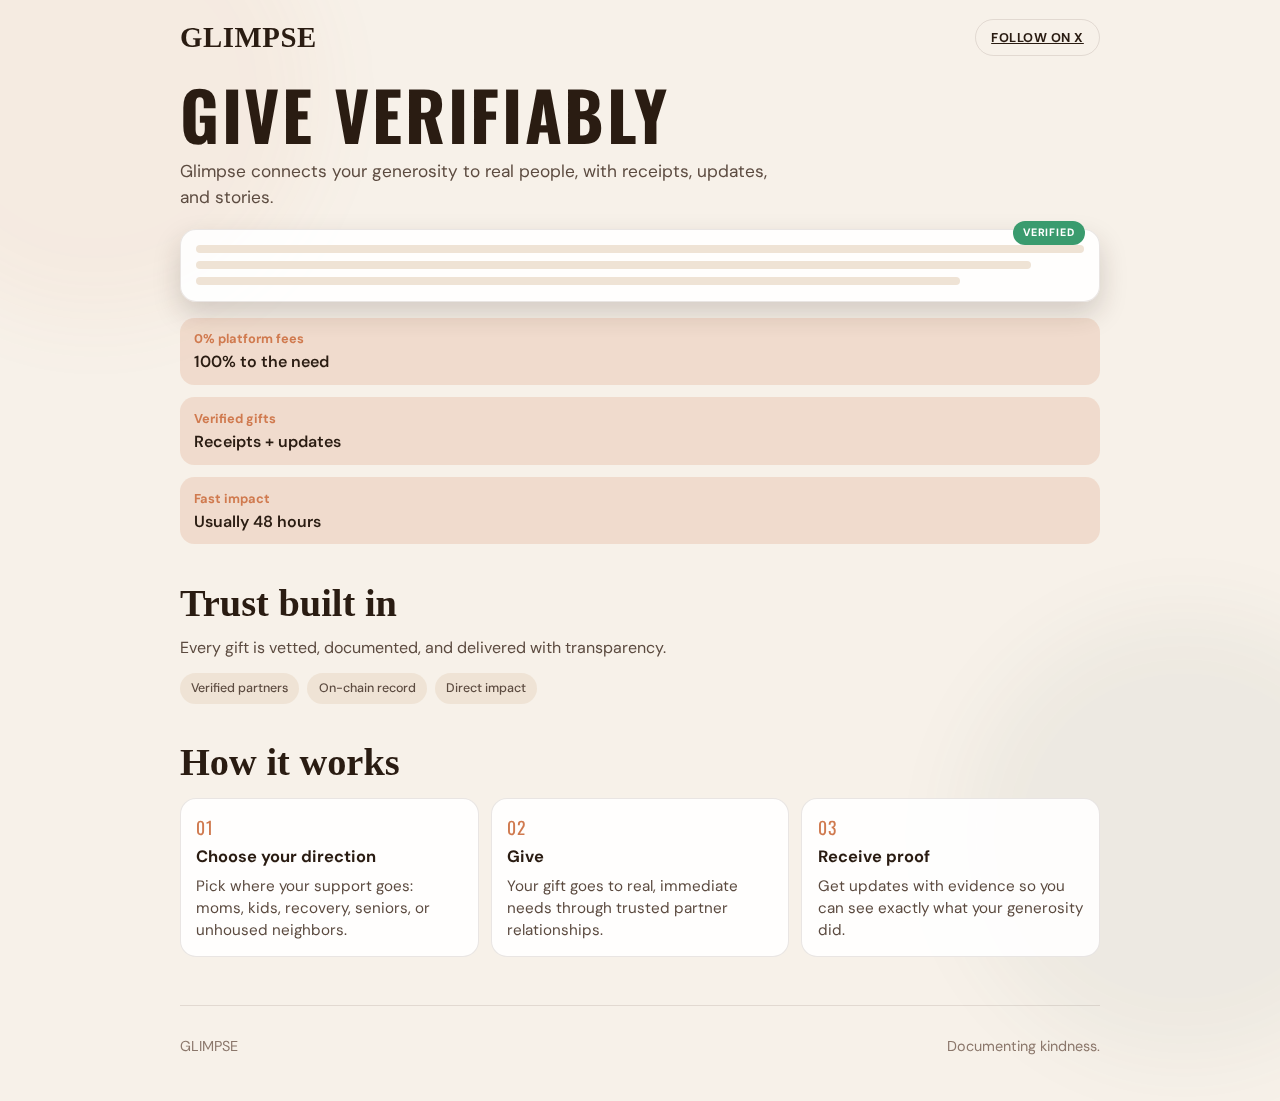
<file: index.html>
<!doctype html>
<html lang="en">
  <head>
    <meta charset="UTF-8" />
    <meta name="viewport" content="width=device-width, initial-scale=1" />
    <title>Glimpse | Give Verifiably</title>
    <link rel="preconnect" href="https://fonts.googleapis.com" />
    <link rel="preconnect" href="https://fonts.gstatic.com" crossorigin />
    <link
      href="https://fonts.googleapis.com/css2?family=DM+Sans:wght@400;500;700&family=Oswald:wght@500;700&display=swap"
      rel="stylesheet"
    />
    <link rel="stylesheet" href="styles.css" />
  </head>
  <body>
    <div class="ambient ambient-a"></div>
    <div class="ambient ambient-b"></div>

    <header class="site-header">
      <div class="brand-block">
        <p class="brand-name">GLIMPSE</p>
      </div>
      <a class="btn btn-outline" href="https://x.com/glimpse_exp" target="_blank" rel="noopener">Follow on X</a>
    </header>

    <main>
      <section class="hero">
        <h1>GIVE VERIFIABLY</h1>
        <p class="hero-copy">
          Glimpse connects your generosity to real people, with receipts,
          updates, and stories.
        </p>

        <div class="hero-graphic reveal-on-scroll">
          <div class="hero-line hero-line-top"></div>
          <div class="hero-line hero-line-mid"></div>
          <div class="hero-line hero-line-low"></div>
          <span class="status-pill">VERIFIED</span>
        </div>

        <div class="hero-highlights">
          <article class="highlight reveal-on-scroll">
            <p class="label">0% platform fees</p>
            <p class="value">100% to the need</p>
          </article>
          <article class="highlight reveal-on-scroll">
            <p class="label">Verified gifts</p>
            <p class="value">Receipts + updates</p>
          </article>
          <article class="highlight reveal-on-scroll">
            <p class="label">Fast impact</p>
            <p class="value">Usually 48 hours</p>
          </article>
        </div>
      </section>

      <section class="section trust">
        <h2>Trust built in</h2>
        <p>
          Every gift is vetted, documented, and delivered with transparency.
        </p>
        <div class="trust-tags reveal-on-scroll">
          <span>Verified partners</span>
          <span>On-chain record</span>
          <span>Direct impact</span>
        </div>
      </section>

      <section class="section">
        <h2>How it works</h2>
        <div class="cards">
          <article class="card reveal-on-scroll">
            <span class="step">01</span>
            <h3>Choose your direction</h3>
            <p>Pick where your support goes: moms, kids, recovery, seniors, or unhoused neighbors.</p>
          </article>
          <article class="card reveal-on-scroll">
            <span class="step">02</span>
            <h3>Give</h3>
            <p>Your gift goes to real, immediate needs through trusted partner relationships.</p>
          </article>
          <article class="card reveal-on-scroll">
            <span class="step">03</span>
            <h3>Receive proof</h3>
            <p>Get updates with evidence so you can see exactly what your generosity did.</p>
          </article>
        </div>
      </section>
    </main>

    <footer class="footer">
      <p>GLIMPSE</p>
      <p>Documenting kindness.</p>
    </footer>

    <script src="app.js"></script>
  </body>
</html>
</file>
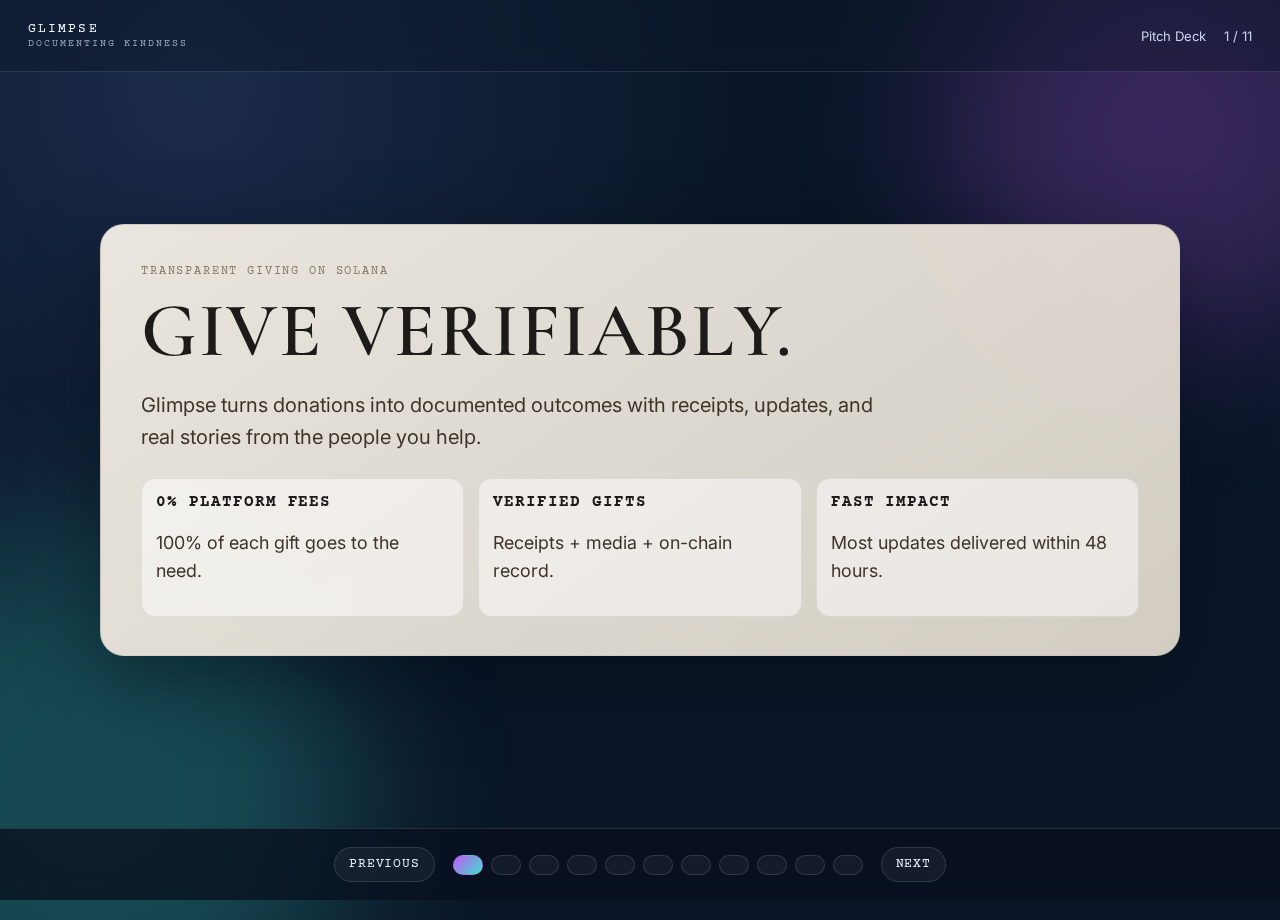
<file: pitch-deck/index.html>
<!doctype html>
<html lang="en">
  <head>
    <meta charset="UTF-8" />
    <meta name="viewport" content="width=device-width, initial-scale=1.0" />
    <title>Glimpse Pitch Deck</title>
    <link rel="preconnect" href="https://fonts.googleapis.com" />
    <link rel="preconnect" href="https://fonts.gstatic.com" crossorigin />
    <link
      href="https://fonts.googleapis.com/css2?family=Cormorant+Garamond:wght@400;500;600;700&family=Courier+Prime:wght@400;700&family=Inter:wght@300;400;500;600;700&display=swap"
      rel="stylesheet"
    />
    <link rel="stylesheet" href="./styles.css" />
  </head>
  <body>
    <div class="background-glow glow-1"></div>
    <div class="background-glow glow-2"></div>

    <header class="deck-header">
      <div class="brand-mark">
        <span class="brand-name">GLIMPSE</span>
        <span class="brand-tag">DOCUMENTING KINDNESS</span>
      </div>
      <div class="deck-meta">
        <span>Pitch Deck</span>
        <span id="slideCounter">1 / 12</span>
      </div>
    </header>

    <main class="deck" id="deck">
      <section class="slide active" data-title="Cover">
        <div class="slide-content hero">
          <p class="eyebrow">Transparent Giving on Solana</p>
          <h1>Give verifiably.</h1>
          <p class="lead">
            Glimpse turns donations into documented outcomes with receipts, updates, and real stories from the people you help.
          </p>
          <div class="hero-metrics">
            <article>
              <h3>0% platform fees</h3>
              <p>100% of each gift goes to the need.</p>
            </article>
            <article>
              <h3>Verified gifts</h3>
              <p>Receipts + media + on-chain record.</p>
            </article>
            <article>
              <h3>Fast impact</h3>
              <p>Most updates delivered within 48 hours.</p>
            </article>
          </div>
        </div>
      </section>

      <section class="slide" data-title="Problem">
        <div class="slide-content">
          <p class="eyebrow">Problem</p>
          <h2>Giving is big. Trust is small.</h2>
          <div class="two-col">
            <div>
              <p>
                Charitable giving in the U.S. is massive, but donor confidence keeps slipping because people cannot see exactly where money goes.
              </p>
              <ul>
                <li>Donors receive generic thank-you notes, not proof.</li>
                <li>Small local causes struggle for visibility.</li>
                <li>Traditional systems hide transaction flow and overhead.</li>
              </ul>
            </div>
            <div class="callout">
              <p class="big">$500B+</p>
              <p>annual U.S. charitable giving market</p>
              <hr />
              <p class="big">Trust Gap</p>
              <p>People want to help, but need transparent evidence.</p>
            </div>
          </div>
        </div>
      </section>

      <section class="slide" data-title="Solution">
        <div class="slide-content">
          <p class="eyebrow">Solution</p>
          <h2>Glimpse is a giving experience, not a donation form.</h2>
          <div class="flow-grid">
            <article>
              <span>1</span>
              <h3>Choose a gift</h3>
              <p>Donors pick specific, practical needs.</p>
            </article>
            <article>
              <span>2</span>
              <h3>Track on-chain</h3>
              <p>Payment and fulfillment are recorded on Solana.</p>
            </article>
            <article>
              <span>3</span>
              <h3>Receive proof</h3>
              <p>Receipts, updates, and story content are delivered back to donors.</p>
            </article>
            <article>
              <span>4</span>
              <h3>Build trust loop</h3>
              <p>Verified impact increases repeat giving and referrals.</p>
            </article>
          </div>
        </div>
      </section>

      <section class="slide" data-title="Product">
        <div class="slide-content">
          <p class="eyebrow">Product</p>
          <h2>Current app experience</h2>
          <div class="product-shell">
            <div class="product-tabs">
              <span>About</span>
              <span class="active-tab">Give</span>
              <span>Glimpses</span>
            </div>
            <div class="product-body">
              <h3>GIVE VERIFIABLY</h3>
              <p>Direct, specific gifts with transparent proof of use.</p>
              <div class="chip-row">
                <span class="chip chip-green">Verified</span>
                <span class="chip">On-chain record</span>
                <span class="chip">Direct impact</span>
              </div>
            </div>
          </div>
          <p class="note">Built mobile-first with a persistent bottom navigation for a cohesive experience across About, Give, and Glimpses.</p>
        </div>
      </section>

      <section class="slide" data-title="Why Solana">
        <div class="slide-content">
          <p class="eyebrow">Why Solana</p>
          <h2>Proof needs speed, cost efficiency, and permanence.</h2>
          <div class="three-col">
            <article>
              <h3>Public verification</h3>
              <p>Every transfer is visible and timestamped.</p>
            </article>
            <article>
              <h3>Low-cost rails</h3>
              <p>Transaction costs stay low, preserving donor value.</p>
            </article>
            <article>
              <h3>Mobile-native future</h3>
              <p>Current build is Solana Mobile-first with cross-platform expansion planned.</p>
            </article>
          </div>
        </div>
      </section>

      <section class="slide" data-title="Trust Layer">
        <div class="slide-content">
          <p class="eyebrow">Trust Layer</p>
          <h2>Trust is a product feature, not a slogan.</h2>
          <div class="trust-list">
            <div>
              <h4>Verified partners</h4>
              <p>Programs are vetted before going live.</p>
            </div>
            <div>
              <h4>Documented fulfillment</h4>
              <p>Receipt-level evidence with media updates.</p>
            </div>
            <div>
              <h4>Donor-visible outcomes</h4>
              <p>Givers can see what happened after the payment.</p>
            </div>
            <div>
              <h4>Human-centered storytelling</h4>
              <p>Names and context, not anonymous transactions.</p>
            </div>
          </div>
        </div>
      </section>

      <section class="slide" data-title="Go-To-Market">
        <div class="slide-content">
          <p class="eyebrow">Go-To-Market</p>
          <h2>Start local, prove outcomes, scale through content.</h2>
          <div class="timeline">
            <div>
              <span>Phase 1</span>
              <p>Launch high-visibility local initiatives with clear before/after outcomes.</p>
            </div>
            <div>
              <span>Phase 2</span>
              <p>Publish short-form impact stories across X, TikTok, Instagram, and YouTube.</p>
            </div>
            <div>
              <span>Phase 3</span>
              <p>Turn verified stories into repeat donor loops and partner acquisition.</p>
            </div>
          </div>
        </div>
      </section>

      <section class="slide" data-title="Business Model">
        <div class="slide-content">
          <p class="eyebrow">Business Model</p>
          <h2>Donor money goes to need. Revenue comes from media + software.</h2>
          <div class="two-col">
            <ul class="clean-list">
              <li>Sponsorship placements in impact content</li>
              <li>Partner campaign management and production services</li>
              <li>Premium access for broader story archive (optional tier)</li>
            </ul>
            <div class="callout">
              <p class="big">0%</p>
              <p>taken from donor gifts</p>
              <hr />
              <p class="big">B2B2C</p>
              <p>partner-funded execution + donor trust UX</p>
            </div>
          </div>
        </div>
      </section>

      <section class="slide" data-title="Roadmap">
        <div class="slide-content">
          <p class="eyebrow">Roadmap</p>
          <h2>What is built and what comes next</h2>
          <div class="roadmap-grid">
            <article>
              <h3>Now</h3>
              <p>Functional mobile experience with About, Give, and Glimpses flows.</p>
            </article>
            <article>
              <h3>Next</h3>
              <p>Pilot campaigns, partner onboarding workflow, and creator-style impact feed.</p>
            </article>
            <article>
              <h3>Then</h3>
              <p>iOS/Android expansion and nonprofit tooling for repeat campaigns.</p>
            </article>
          </div>
        </div>
      </section>

      <section class="slide" data-title="Founder">
        <div class="slide-content">
          <p class="eyebrow">Founder</p>
          <h2>Built from lived experience, not theory.</h2>
          <p class="lead">
            Glimpse began with a simple conviction: people should be able to see the impact of their generosity. The mission is to rebuild trust in giving through proof, dignity, and direct connection.
          </p>
          <div class="quote-card">
            <p>
              "When you give to the needy, do not let your left hand know what your right hand is doing."</p>
            <p class="quote-ref">Matthew 6:3</p>
          </div>
        </div>
      </section>

      <section class="slide" data-title="Close">
        <div class="slide-content close-slide">
          <p class="eyebrow">Contact</p>
          <h2>Let us make giving trustworthy again.</h2>
          <p class="lead">Follow updates and pilot progress on X.</p>
          <a class="cta" href="https://x.com/glimpse_exp" target="_blank" rel="noopener noreferrer">@glimpse_exp</a>
        </div>
      </section>
    </main>

    <nav class="deck-controls">
      <button id="prevBtn" aria-label="Previous slide">Previous</button>
      <div id="dots" class="dots"></div>
      <button id="nextBtn" aria-label="Next slide">Next</button>
    </nav>

    <script src="./deck.js"></script>
  </body>
</html>
</file>
<file: styles.css>
:root {
  --background: #f7f1e9;
  --background-secondary: #efe3d5;
  --card: rgba(255, 255, 255, 0.9);
  --line: rgba(72, 51, 38, 0.12);
  --text-primary: #2a1c12;
  --text-secondary: #5c4b40;
  --text-tertiary: #8b776b;
  --primary: #d07a4f;
  --primary-light: rgba(208, 122, 79, 0.18);
  --accent: #355c5a;
  --success: #3a9b6e;
  --shadow: rgba(43, 30, 22, 0.18);
}

* {
  box-sizing: border-box;
}

body {
  margin: 0;
  font-family: "DM Sans", sans-serif;
  color: var(--text-primary);
  background: var(--background);
  min-height: 100vh;
  position: relative;
  overflow-x: hidden;
}

.ambient {
  position: fixed;
  width: 28rem;
  height: 28rem;
  border-radius: 50%;
  filter: blur(42px);
  opacity: 0.28;
  z-index: -1;
}

.ambient-a {
  background: var(--primary-light);
  top: -8rem;
  left: -8rem;
}

.ambient-b {
  background: rgba(53, 92, 90, 0.18);
  right: -8rem;
  bottom: -10rem;
}

.site-header,
main,
.footer {
  width: min(920px, calc(100% - 2rem));
  margin-inline: auto;
}

.site-header {
  display: flex;
  align-items: center;
  justify-content: space-between;
  padding: 1.2rem 0 0.5rem;
}

.brand-name {
  margin: 0;
  font-family: Georgia, "Times New Roman", serif;
  font-size: 1.8rem;
  letter-spacing: 0.02em;
  font-weight: 600;
}

.btn {
  border: none;
  border-radius: 999px;
  padding: 0.55rem 0.95rem;
  font-size: 0.8rem;
  font-weight: 700;
  letter-spacing: 0.04em;
  text-transform: uppercase;
  cursor: pointer;
}

.btn-outline {
  background: transparent;
  border: 1px solid var(--line);
  color: var(--text-primary);
}

main {
  padding: 1rem 0 3rem;
}

.hero h1 {
  margin: 0;
  font-family: "Oswald", sans-serif;
  font-size: clamp(2.2rem, 7vw, 4.2rem);
  letter-spacing: 0.04em;
  line-height: 1;
  text-transform: uppercase;
}

.hero-copy {
  margin: 0.75rem 0 0;
  max-width: 620px;
  color: var(--text-secondary);
  font-size: 1.08rem;
  line-height: 1.5;
}

.hero-graphic {
  margin-top: 1.15rem;
  background: var(--card);
  border: 1px solid var(--line);
  border-radius: 1rem;
  padding: 0.95rem;
  position: relative;
  box-shadow: 0 12px 28px var(--shadow);
}

.hero-line {
  height: 0.5rem;
  border-radius: 999px;
  background: var(--background-secondary);
}

.hero-line + .hero-line {
  margin-top: 0.5rem;
}

.hero-line-top {
  width: 100%;
}

.hero-line-mid {
  width: 94%;
}

.hero-line-low {
  width: 86%;
}

.status-pill {
  position: absolute;
  top: -0.6rem;
  right: 0.9rem;
  background: var(--success);
  color: #fff;
  padding: 0.35rem 0.62rem;
  border-radius: 999px;
  font-size: 0.66rem;
  font-weight: 700;
  letter-spacing: 0.08em;
}

.hero-highlights {
  margin-top: 1rem;
  display: grid;
  gap: 0.75rem;
}

.highlight {
  background: var(--primary-light);
  border-radius: 0.9rem;
  padding: 0.8rem 0.9rem;
}

.label {
  margin: 0;
  color: var(--primary);
  font-size: 0.8rem;
  font-weight: 700;
}

.value {
  margin: 0.25rem 0 0;
  color: var(--text-primary);
  font-weight: 600;
}

.section {
  margin-top: 2.3rem;
}

.section h2 {
  margin: 0;
  font-family: Georgia, "Times New Roman", serif;
  font-size: clamp(1.7rem, 4.8vw, 2.4rem);
  font-weight: 600;
}

.section > p {
  margin: 0.65rem 0 0;
  color: var(--text-secondary);
  line-height: 1.5;
}

.trust-tags {
  margin-top: 0.85rem;
  display: flex;
  flex-wrap: wrap;
  gap: 0.5rem;
}

.trust-tags span {
  padding: 0.45rem 0.7rem;
  border-radius: 999px;
  background: var(--background-secondary);
  color: var(--text-secondary);
  font-size: 0.78rem;
  font-weight: 500;
}

.cards {
  margin-top: 0.85rem;
  display: grid;
  grid-template-columns: repeat(3, minmax(0, 1fr));
  gap: 0.75rem;
}

.card {
  background: var(--card);
  border: 1px solid var(--line);
  border-radius: 1rem;
  padding: 0.95rem;
}

.step {
  color: var(--primary);
  font-family: "Oswald", sans-serif;
  font-size: 1.1rem;
  letter-spacing: 0.06em;
}

.card h3 {
  margin: 0.45rem 0 0;
  font-size: 1.03rem;
  line-height: 1.25;
}

.card p {
  margin: 0.45rem 0 0;
  color: var(--text-secondary);
  line-height: 1.45;
  font-size: 0.95rem;
}

.footer {
  border-top: 1px solid var(--line);
  padding: 1rem 0 2rem;
  display: flex;
  justify-content: space-between;
  color: var(--text-tertiary);
  font-size: 0.9rem;
}

.reveal-on-scroll {
  opacity: 0;
  transform: translateY(14px);
  transition: opacity 0.5s ease, transform 0.5s ease;
}

.reveal-on-scroll.revealed {
  opacity: 1;
  transform: translateY(0);
}

@media (max-width: 860px) {
  .cards {
    grid-template-columns: 1fr;
  }
}

@media (max-width: 640px) {
  .site-header {
    padding-top: 1rem;
  }

  .footer {
    flex-direction: column;
    gap: 0.3rem;
  }
}
</file>
<file: pitch-deck/styles.css>
:root {
  --canvas: #0a1628;
  --canvas-soft: #101f36;
  --purple: #bf5af2;
  --teal: #40e0d0;
  --cream: #f3ede4;
  --ink: #1d1b1a;
  --muted: #9ba7bc;
  --glass: rgba(18, 31, 54, 0.72);
  --border: rgba(255, 255, 255, 0.12);
  --success: #34c759;
  --accent: #e07a45;
}

* {
  box-sizing: border-box;
}

html,
body {
  margin: 0;
  padding: 0;
  height: 100%;
  background: radial-gradient(circle at 15% 10%, #1a2b49 0%, var(--canvas) 40%),
    radial-gradient(circle at 85% 80%, #1e3456 0%, var(--canvas) 50%),
    var(--canvas);
  color: #f8fbff;
  font-family: Inter, system-ui, -apple-system, Segoe UI, Roboto, sans-serif;
  overflow: hidden;
}

.background-glow {
  position: fixed;
  border-radius: 999px;
  filter: blur(80px);
  opacity: 0.25;
  z-index: 0;
  pointer-events: none;
}

.glow-1 {
  width: 34vw;
  height: 34vw;
  min-width: 260px;
  min-height: 260px;
  top: -10vh;
  right: -8vw;
  background: var(--purple);
}

.glow-2 {
  width: 42vw;
  height: 42vw;
  min-width: 300px;
  min-height: 300px;
  bottom: -18vh;
  left: -14vw;
  background: var(--teal);
}

.deck-header {
  position: fixed;
  top: 0;
  left: 0;
  right: 0;
  height: 72px;
  display: flex;
  justify-content: space-between;
  align-items: center;
  padding: 16px 28px;
  backdrop-filter: blur(10px);
  background: rgba(10, 22, 40, 0.45);
  border-bottom: 1px solid var(--border);
  z-index: 4;
}

.brand-mark {
  display: flex;
  flex-direction: column;
  gap: 2px;
}

.brand-name {
  font-family: "Courier Prime", monospace;
  letter-spacing: 0.16em;
  font-size: 0.82rem;
}

.brand-tag {
  font-family: "Courier Prime", monospace;
  font-size: 0.62rem;
  color: var(--muted);
  letter-spacing: 0.2em;
}

.deck-meta {
  display: flex;
  gap: 18px;
  color: #c8d7ec;
  font-size: 0.82rem;
}

.deck {
  position: relative;
  z-index: 1;
  height: 100vh;
  width: 100vw;
}

.slide {
  position: absolute;
  inset: 0;
  padding: 100px 6vw 120px;
  opacity: 0;
  transform: translateY(24px) scale(0.99);
  transition: opacity 300ms ease, transform 420ms ease;
  pointer-events: none;
  display: grid;
  align-items: center;
}

.slide.active {
  opacity: 1;
  transform: translateY(0) scale(1);
  pointer-events: auto;
}

.slide-content {
  max-width: 1080px;
  width: 100%;
  margin: 0 auto;
  padding: 38px 40px;
  border: 1px solid var(--border);
  border-radius: 24px;
  background: linear-gradient(145deg, rgba(22, 36, 62, 0.9), rgba(15, 28, 49, 0.8));
  box-shadow: 0 24px 80px rgba(3, 10, 22, 0.45);
}

.hero {
  background: linear-gradient(145deg, rgba(243, 237, 228, 0.96), rgba(226, 219, 207, 0.93));
  color: var(--ink);
  border-color: rgba(0, 0, 0, 0.08);
}

.eyebrow {
  font-family: "Courier Prime", monospace;
  letter-spacing: 0.16em;
  text-transform: uppercase;
  font-size: 0.72rem;
  color: #9bb0cc;
  margin: 0 0 12px;
}

.hero .eyebrow {
  color: #8b7a66;
}

h1,
h2 {
  font-family: "Cormorant Garamond", serif;
  font-weight: 600;
  line-height: 1;
  margin: 0 0 14px;
}

h1 {
  font-size: clamp(2.4rem, 6vw, 5rem);
  text-transform: uppercase;
  letter-spacing: 0.02em;
}

h2 {
  font-size: clamp(1.9rem, 4.1vw, 3.4rem);
}

h3,
h4 {
  margin: 0 0 8px;
}

h3 {
  font-family: "Courier Prime", monospace;
  font-size: 1rem;
  text-transform: uppercase;
  letter-spacing: 0.06em;
}

h4 {
  font-family: "Cormorant Garamond", serif;
  font-size: 1.45rem;
}

p,
li {
  font-size: clamp(0.95rem, 1.6vw, 1.12rem);
  line-height: 1.55;
  color: #dde7f7;
}

.hero p,
.hero li {
  color: #3e3328;
}

.lead {
  max-width: 760px;
  font-size: clamp(1rem, 2vw, 1.26rem);
}

.hero-metrics {
  margin-top: 26px;
  display: grid;
  grid-template-columns: repeat(3, minmax(0, 1fr));
  gap: 14px;
}

.hero-metrics article {
  border-radius: 14px;
  padding: 14px;
  background: rgba(255, 255, 255, 0.52);
  border: 1px solid rgba(0, 0, 0, 0.08);
}

.two-col {
  display: grid;
  grid-template-columns: 1.35fr 1fr;
  gap: 26px;
  align-items: stretch;
}

.three-col,
.roadmap-grid {
  display: grid;
  grid-template-columns: repeat(3, minmax(0, 1fr));
  gap: 18px;
}

.three-col article,
.roadmap-grid article {
  border: 1px solid var(--border);
  border-radius: 14px;
  padding: 16px;
  background: rgba(255, 255, 255, 0.03);
}

.flow-grid {
  display: grid;
  grid-template-columns: repeat(2, minmax(0, 1fr));
  gap: 16px;
}

.flow-grid article {
  border-radius: 14px;
  border: 1px solid var(--border);
  padding: 16px;
  background: rgba(255, 255, 255, 0.03);
}

.flow-grid span {
  display: inline-flex;
  align-items: center;
  justify-content: center;
  width: 26px;
  height: 26px;
  border-radius: 999px;
  background: linear-gradient(130deg, var(--purple), var(--teal));
  color: #fff;
  font-size: 0.8rem;
  margin-bottom: 10px;
}

.callout {
  border-radius: 16px;
  padding: 18px;
  border: 1px solid rgba(255, 255, 255, 0.18);
  background: linear-gradient(160deg, rgba(191, 90, 242, 0.16), rgba(64, 224, 208, 0.1));
}

.big {
  font-family: "Cormorant Garamond", serif;
  font-size: 2rem;
  margin: 0;
}

.big-ask {
  font-family: "Cormorant Garamond", serif;
  font-size: 2.3rem;
  margin: 0 0 12px;
}

.callout hr {
  border: 0;
  border-top: 1px solid rgba(255, 255, 255, 0.2);
  margin: 14px 0;
}

.product-shell {
  border-radius: 18px;
  border: 1px solid var(--border);
  overflow: hidden;
}

.product-tabs {
  display: grid;
  grid-template-columns: repeat(3, minmax(0, 1fr));
  background: rgba(255, 255, 255, 0.02);
}

.product-tabs span {
  text-align: center;
  padding: 12px;
  font-family: "Courier Prime", monospace;
  font-size: 0.78rem;
  letter-spacing: 0.08em;
  text-transform: uppercase;
  color: #bac8dd;
}

.product-tabs .active-tab {
  background: rgba(64, 224, 208, 0.16);
  color: #e9ffff;
}

.product-body {
  padding: 22px;
}

.product-body h3 {
  color: #fff;
}

.chip-row {
  display: flex;
  gap: 10px;
  flex-wrap: wrap;
  margin-top: 14px;
}

.chip {
  border: 1px solid var(--border);
  border-radius: 999px;
  padding: 6px 10px;
  font-size: 0.75rem;
  color: #d5e5f8;
  font-family: "Courier Prime", monospace;
  letter-spacing: 0.04em;
}

.chip-green {
  background: rgba(52, 199, 89, 0.2);
  border-color: rgba(52, 199, 89, 0.7);
  color: #e9ffef;
}

.note {
  margin-top: 14px;
  font-size: 0.9rem;
  color: #a8bad3;
}

.trust-list {
  display: grid;
  grid-template-columns: repeat(2, minmax(0, 1fr));
  gap: 14px;
}

.trust-list > div {
  border: 1px solid var(--border);
  border-radius: 12px;
  padding: 14px;
  background: rgba(255, 255, 255, 0.03);
}

.timeline {
  display: grid;
  gap: 14px;
}

.timeline > div {
  border-left: 3px solid transparent;
  border-image: linear-gradient(180deg, var(--purple), var(--teal)) 1;
  padding: 10px 12px 10px 16px;
  background: rgba(255, 255, 255, 0.03);
  border-radius: 8px;
}

.timeline span {
  font-family: "Courier Prime", monospace;
  text-transform: uppercase;
  letter-spacing: 0.08em;
  font-size: 0.72rem;
  color: #b8c8df;
}

.clean-list {
  list-style: none;
  margin: 0;
  padding: 0;
}

.clean-list li {
  border: 1px solid var(--border);
  padding: 14px;
  border-radius: 10px;
  margin-bottom: 10px;
  background: rgba(255, 255, 255, 0.03);
}

.quote-card {
  margin-top: 24px;
  border: 1px solid var(--border);
  border-radius: 14px;
  padding: 16px;
  background: rgba(255, 255, 255, 0.03);
}

.quote-card p {
  margin: 0;
}

.quote-ref {
  margin-top: 10px;
  font-family: "Courier Prime", monospace;
  font-size: 0.8rem;
  color: #9cb0cd;
}

.close-slide {
  text-align: center;
}

.cta {
  display: inline-block;
  margin-top: 14px;
  padding: 12px 20px;
  border-radius: 999px;
  text-decoration: none;
  font-family: "Courier Prime", monospace;
  letter-spacing: 0.08em;
  text-transform: uppercase;
  color: #fff;
  background: linear-gradient(135deg, var(--purple), var(--teal));
}

.deck-controls {
  position: fixed;
  left: 0;
  right: 0;
  bottom: 0;
  z-index: 4;
  height: 72px;
  display: flex;
  align-items: center;
  justify-content: center;
  gap: 16px;
  border-top: 1px solid var(--border);
  background: rgba(8, 16, 31, 0.78);
  backdrop-filter: blur(8px);
}

.deck-controls button {
  border: 1px solid var(--border);
  background: rgba(255, 255, 255, 0.05);
  color: #e5efff;
  font-family: "Courier Prime", monospace;
  letter-spacing: 0.06em;
  text-transform: uppercase;
  border-radius: 999px;
  padding: 9px 14px;
  cursor: pointer;
}

.dots {
  display: flex;
  gap: 8px;
  max-width: 56vw;
  overflow: auto;
  padding: 2px;
}

.dot {
  width: 10px;
  height: 10px;
  border-radius: 999px;
  border: 1px solid rgba(255, 255, 255, 0.3);
  background: transparent;
  cursor: pointer;
}

.dot.active {
  border-color: transparent;
  background: linear-gradient(135deg, var(--purple), var(--teal));
}

@media (max-width: 980px) {
  .slide {
    padding: 92px 4vw 110px;
  }

  .slide-content {
    padding: 26px 22px;
  }

  .two-col,
  .three-col,
  .roadmap-grid,
  .flow-grid,
  .trust-list,
  .hero-metrics {
    grid-template-columns: 1fr;
  }

  .deck-header {
    padding: 14px 16px;
    height: 66px;
  }

  .deck-meta {
    gap: 10px;
    font-size: 0.72rem;
  }

  .dots {
    max-width: 48vw;
  }
}
</file>
